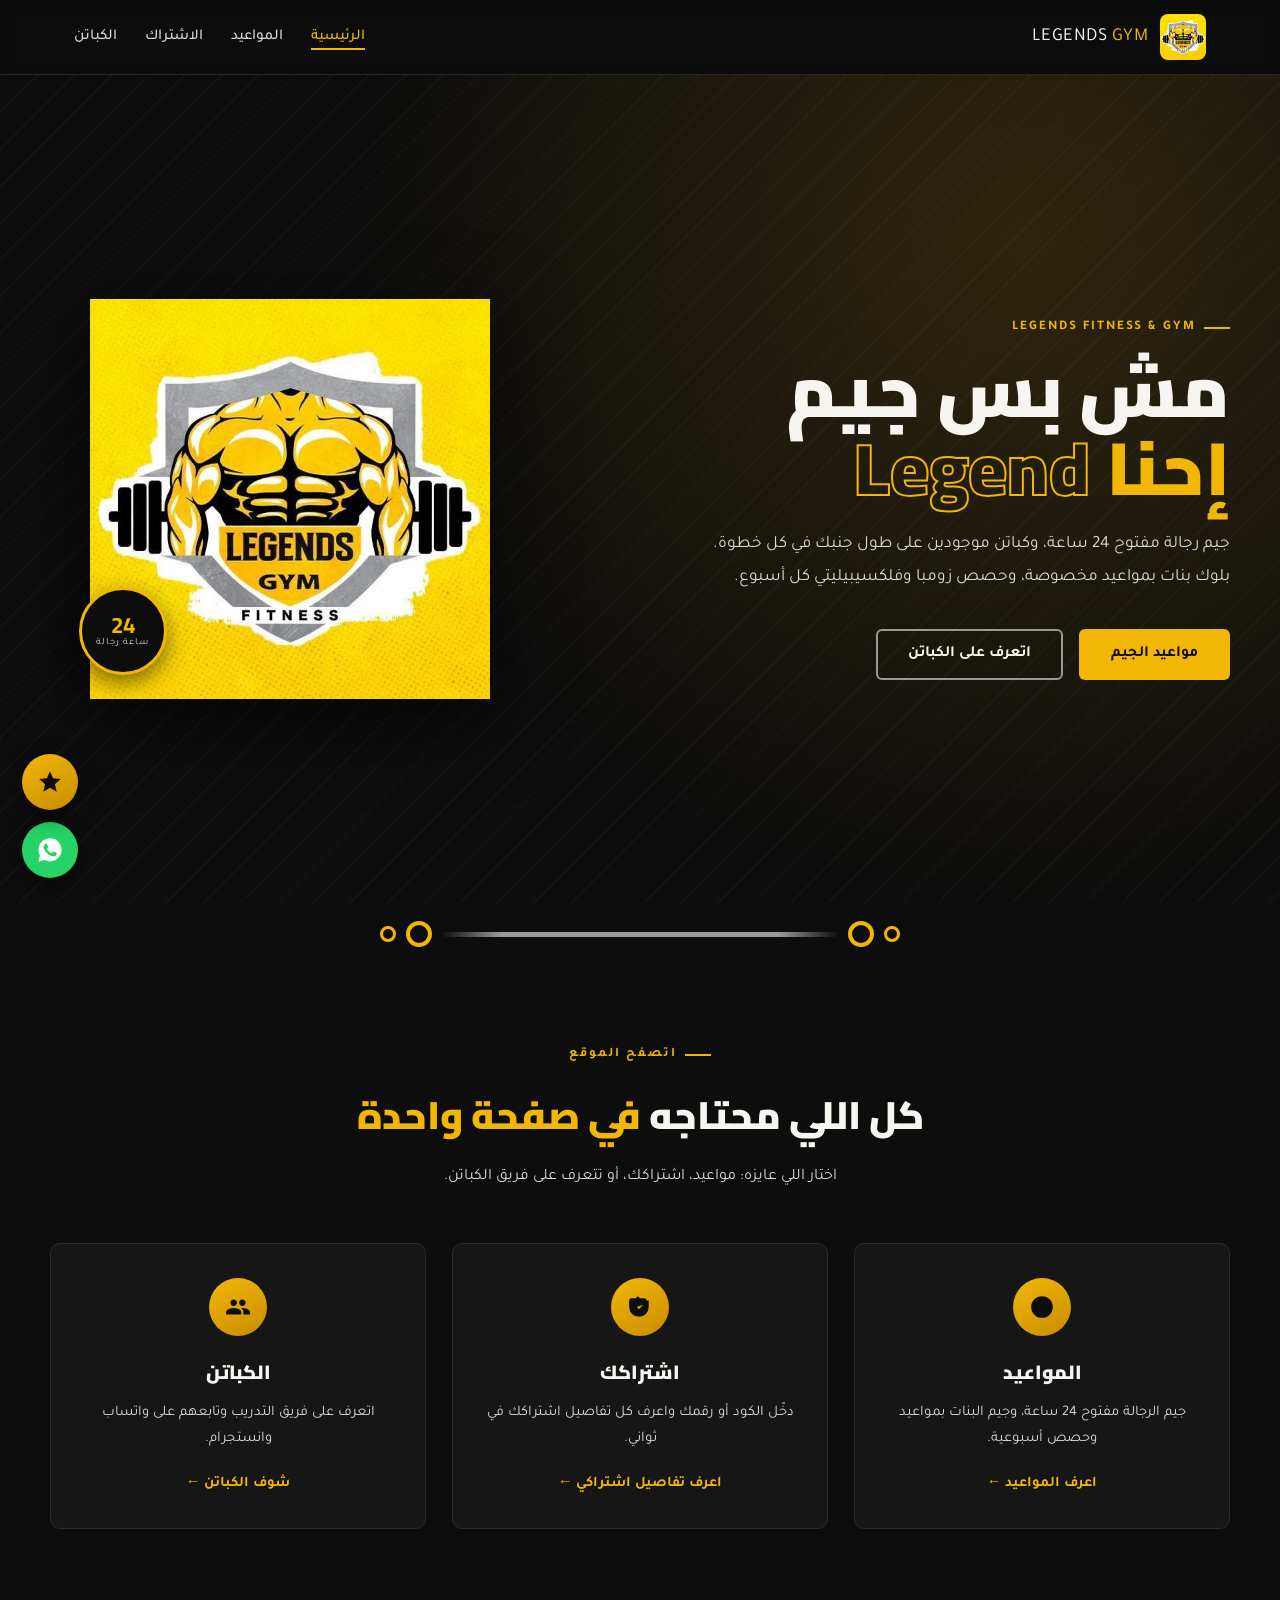
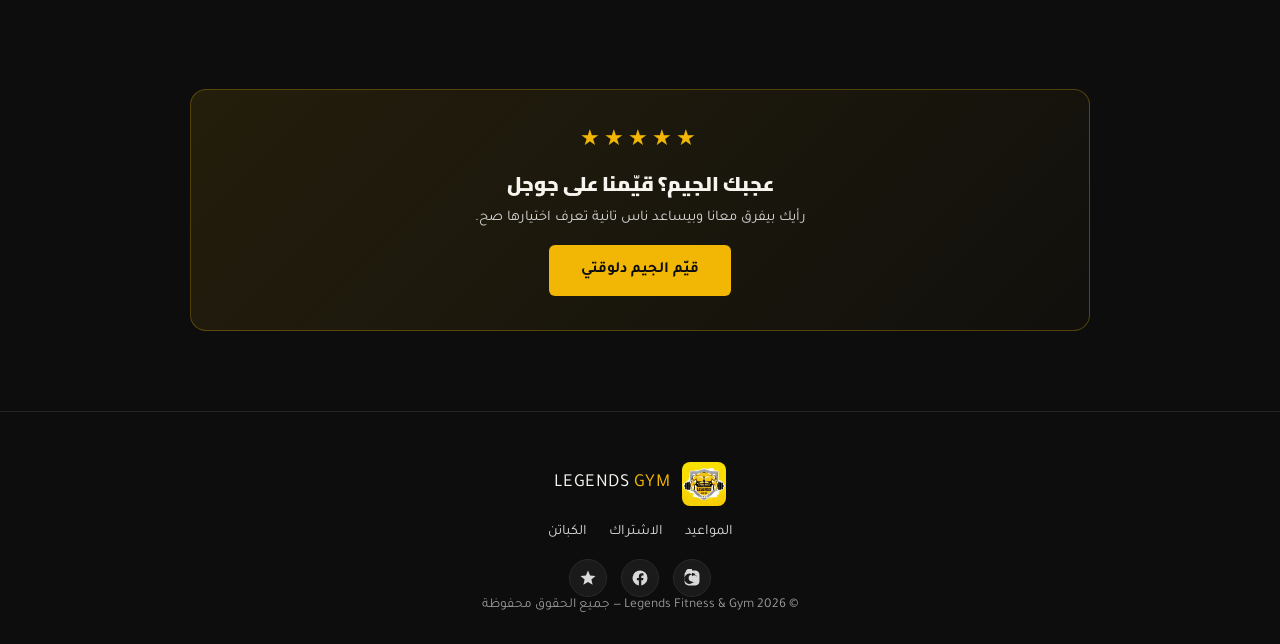
<file: index.html>
<!DOCTYPE html>
<html lang="ar" dir="rtl">
<head>
<meta charset="UTF-8">
<meta name="viewport" content="width=device-width, initial-scale=1.0">
<title>Legends Fitness & Gym</title>
<link rel="preconnect" href="https://fonts.googleapis.com">
<link rel="preconnect" href="https://fonts.gstatic.com" crossorigin>
<link href="https://fonts.googleapis.com/css2?family=Cairo:wght@400;600;800;900&family=Tajawal:wght@300;400;500;700&display=swap" rel="stylesheet">
<link rel="stylesheet" href="styles.css">
<style>
  .hero{position:relative;min-height:92vh;display:flex;align-items:center;background:radial-gradient(circle at 80% 20%, rgba(242,183,5,.14), transparent 55%), var(--black);padding:60px 24px 40px;overflow:hidden;}
  .hero::before{content:"";position:absolute;inset:0;background-image:repeating-linear-gradient(135deg, rgba(255,255,255,.025) 0 2px, transparent 2px 26px);pointer-events:none;}
  .hero-inner{max-width:1180px;margin:0 auto;width:100%;display:grid;grid-template-columns:1.15fr .85fr;gap:50px;align-items:center;position:relative;z-index:2;}
  .hero h1{font-size:clamp(2.6rem, 6vw, 4.6rem);line-height:1.05;color:var(--off-white);}
  .hero h1 .stroke{-webkit-text-stroke:2px var(--gold);color:transparent;}
  .hero h1 .fill{color:var(--gold);}
  .hero p.lead{margin-top:22px;font-size:1.08rem;color:var(--steel-light);max-width:520px;line-height:1.9;}
  .hero-ctas{display:flex;gap:16px;margin-top:34px;flex-wrap:wrap;}
  .hero-logo{position:relative;display:flex;justify-content:center;}
  .hero-logo img{width:100%;max-width:400px;filter:drop-shadow(0 20px 40px rgba(0,0,0,.6));}
  @media(max-width:900px){
    .hero-inner{grid-template-columns:1fr;text-align:center;}
    .eyebrow{margin-inline:auto;}
    .hero p.lead{margin-inline:auto;}
    .hero-ctas{justify-content:center;}
    .hero-logo{order:-1;margin-bottom:10px;}
    .hero-badge-24{left:6%;}
  }
</style>
</head>
<body>

<header>
  <nav>
    <div class="brand">
      <img src="logo.jpg" alt="Legends Fitness & Gym">
      <span>LEGENDS <span class="accent">GYM</span></span>
    </div>
    <button class="nav-toggle" id="navToggle" aria-label="فتح القائمة">☰</button>
    <ul id="navMenu">
      <li><a href="index.html">الرئيسية</a></li>
      <li><a href="hours.html">المواعيد</a></li>
      <li><a href="subscription.html">الاشتراك</a></li>
      <li><a href="trainers.html">الكباتن</a></li>
    </ul>
  </nav>
</header>

<section class="hero">
  <div class="hero-inner">
    <div>
      <div class="eyebrow">LEGENDS FITNESS &amp; GYM</div>
      <h1>مش بس جيم<br><span class="fill">إحنا</span> <span class="stroke">Legend</span></h1>
      <p class="lead">جيم رجالة مفتوح 24 ساعة، وكباتن موجودين على طول جنبك في كل خطوة. بلوك بنات بمواعيد مخصوصة، وحصص زومبا وفلكسيبيليتي كل أسبوع.</p>
      <div class="hero-ctas">
        <a href="hours.html" class="btn btn-gold">مواعيد الجيم</a>
        <a href="trainers.html" class="btn btn-ghost">اتعرف على الكباتن</a>
      </div>
    </div>
    <div class="hero-logo">
      <img src="logo.jpg" alt="Legends Fitness & Gym Logo">
      <div class="hero-badge-24"><strong>24</strong><small>ساعة رجالة</small></div>
    </div>
  </div>
</section>

<div class="barbell"><div class="plate small"></div><div class="plate"></div><div class="bar"></div><div class="plate"></div><div class="plate small"></div></div>

<section>
  <div class="section-inner">
    <div class="section-head">
      <div class="eyebrow">اتصفح الموقع</div>
      <h2>كل اللي محتاجه <span>في صفحة واحدة</span></h2>
      <p>اختار اللي عايزه: مواعيد، اشتراكك، أو تتعرف على فريق الكباتن.</p>
    </div>

    <div class="quick-grid">
      <div class="quick-card">
        <div class="icon"><svg viewBox="0 0 24 24"><path d="M12 2a10 10 0 1 0 10 10A10 10 0 0 0 12 2zm1 10.59V7a1 1 0 0 0-2 0v6a1 1 0 0 0 .29.71l4 4a1 1 0 0 0 1.42-1.42z"/></svg></div>
        <h3>المواعيد</h3>
        <p>جيم الرجالة مفتوح 24 ساعة، وجيم البنات بمواعيد وحصص أسبوعية.</p>
        <a href="hours.html">اعرف المواعيد ←</a>
      </div>
      <div class="quick-card">
        <div class="icon"><svg viewBox="0 0 24 24"><path d="M9 12l2 2 4-4m5-4v6a9 9 0 0 1-9 9 9 9 0 0 1-9-9V6a2 2 0 0 1 2-2h4l2-2 2 2h4a2 2 0 0 1 2 2z"/></svg></div>
        <h3>اشتراكك</h3>
        <p>دخّل الكود أو رقمك واعرف كل تفاصيل اشتراكك في ثواني.</p>
        <a href="subscription.html">اعرف تفاصيل اشتراكي ←</a>
      </div>
      <div class="quick-card">
        <div class="icon"><svg viewBox="0 0 24 24"><path d="M16 11c1.66 0 3-1.34 3-3s-1.34-3-3-3-3 1.34-3 3 1.34 3 3 3zm-8 0c1.66 0 3-1.34 3-3S9.66 5 8 5 5 6.34 5 8s1.34 3 3 3zm0 2c-2.33 0-7 1.17-7 3.5V19h14v-2.5c0-2.33-4.67-3.5-7-3.5zm8 0c-.29 0-.62.02-.97.05 1.16.84 1.97 1.97 1.97 3.45V19h6v-2.5c0-2.33-4.67-3.5-7-3.5z"/></svg></div>
        <h3>الكباتن</h3>
        <p>اتعرف على فريق التدريب وتابعهم على واتساب وانستجرام.</p>
        <a href="trainers.html">شوف الكباتن ←</a>
      </div>
    </div>
  </div>
</section>

<section>
  <div class="section-inner">
    <div class="review-strip">
      <div class="stars">★★★★★</div>
      <h3>عجبك الجيم؟ قيّمنا على جوجل</h3>
      <p>رأيك بيفرق معانا وبيساعد ناس تانية تعرف اختيارها صح.</p>
      <a href="https://maps.app.goo.gl/e8D61CYg8jMHXvRM9" target="_blank" rel="noopener" class="btn btn-gold">قيّم الجيم دلوقتي</a>
    </div>
  </div>
</section>

<footer>
  <div class="brand">
    <img src="logo.jpg" alt="Legends Fitness & Gym" style="width:44px;height:44px;border-radius:8px;">
    <span>LEGENDS <span class="accent" style="color:var(--gold);">GYM</span></span>
  </div>
  <div class="foot-links">
    <a href="hours.html">المواعيد</a>
    <a href="subscription.html">الاشتراك</a>
    <a href="trainers.html">الكباتن</a>
  </div>
  <div class="foot-social">
    <a href="https://www.instagram.com/legends_fitness_gym?igsh=enVrbnNuZXY5YnFm" target="_blank" rel="noopener" aria-label="انستجرام Legends Gym" title="انستجرام"><svg viewBox="0 0 24 24"><path d="M12 2c2.72 0 3.06.01 4.12.06 1.06.05 1.79.22 2.43.47.66.26 1.22.6 1.77 1.15.55.55.9 1.11 1.15 1.77.25.64.42 1.37.47 2.43.05 1.06.06 1.4.06 4.12s-.01 3.06-.06 4.12c-.05 1.06-.22 1.79-.47 2.43a4.9 4.9 0 0 1-1.15 1.77 4.9 4.9 0 0 1-1.77 1.15c-.64.25-1.37.42-2.43.47-1.06.05-1.4.06-4.12.06s-3.06-.01-4.12-.06c-1.06-.05-1.79-.22-2.43-.47a4.9 4.9 0 0 1-1.77-1.15 4.9 4.9 0 0 1-1.15-1.77c-.25-.64-.42-1.37-.47-2.43C2.01 15.06 2 14.72 2 12s.01-3.06.06-4.12c.05-1.06.22-1.79.47-2.43.26-.66.6-1.22 1.15-1.77A4.9 4.9 0 0 1 5.45.53C6.09.28 6.82.11 7.88.06 8.94.01 9.28 0 12 0zm0 5.35A6.65 6.65 0 1 0 12 18.65 6.65 6.65 0 0 0 12 5.35zm0 2.16A4.49 4.49 0 1 1 12 16.5 4.49 4.49 0 0 1 12 7.51zm6.9-2.36a1.55 1.55 0 1 1-3.1 0 1.55 1.55 0 0 1 3.1 0z"/></svg></a>
    <a href="https://www.facebook.com/share/1EmZY1f5Y4/" target="_blank" rel="noopener" aria-label="فيسبوك Legends Gym" title="فيسبوك"><svg viewBox="0 0 24 24"><path d="M22 12a10 10 0 1 0-11.5 9.87v-6.99H7.9V12h2.6V9.8c0-2.57 1.53-4 3.87-4 1.12 0 2.3.2 2.3.2v2.5h-1.3c-1.28 0-1.68.8-1.68 1.62V12h2.86l-.46 2.88h-2.4v6.99A10 10 0 0 0 22 12z"/></svg></a>
    <a href="https://maps.app.goo.gl/e8D61CYg8jMHXvRM9" target="_blank" rel="noopener" aria-label="قيّمنا على جوجل ماب" title="قيّمنا على جوجل"><svg viewBox="0 0 24 24"><path d="M12 17.27L18.18 21l-1.64-7.03L22 9.24l-7.19-.61L12 2 9.19 8.63 2 9.24l5.46 4.73L5.82 21z"/></svg></a>
  </div>
  <p>© 2026 Legends Fitness &amp; Gym — جميع الحقوق محفوظة</p>
</footer>

<script src="script.js"></script>
</body>
</html>
</file>
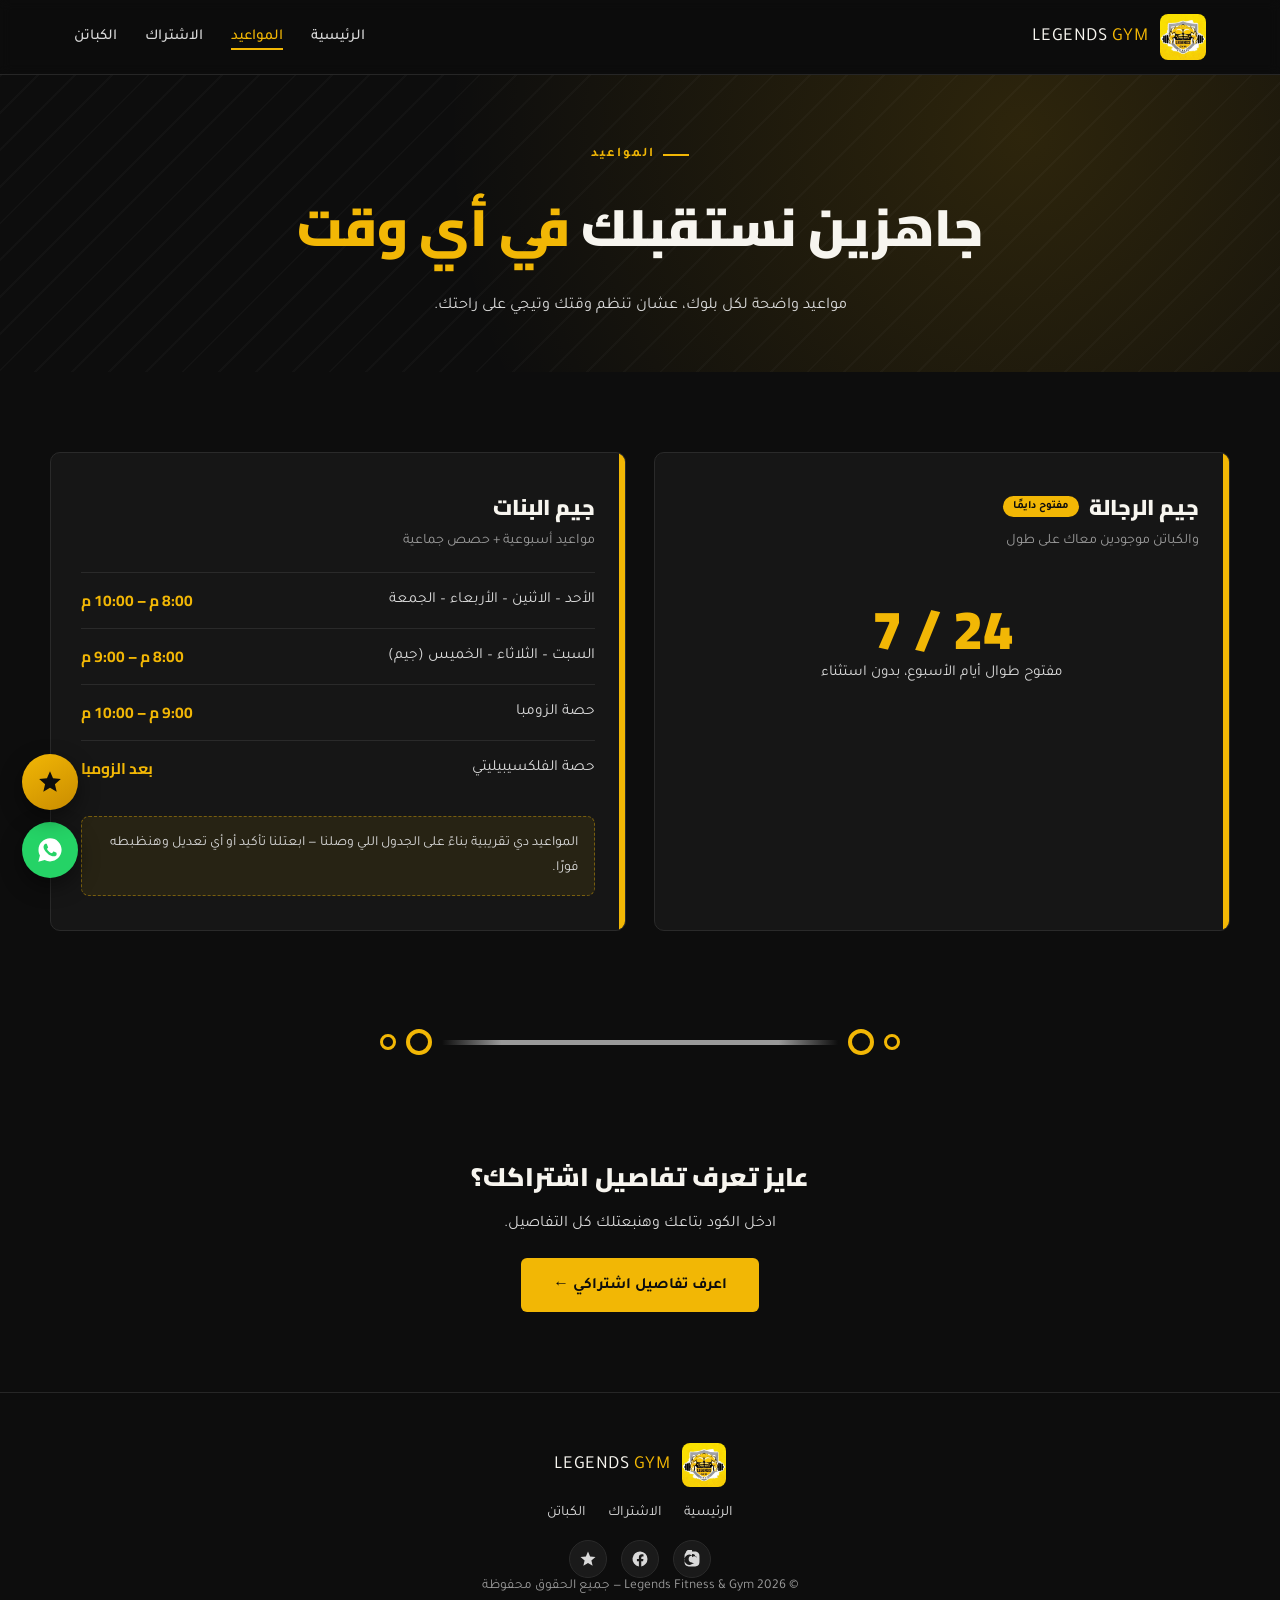
<file: hours.html>
<!DOCTYPE html>
<html lang="ar" dir="rtl">
<head>
<meta charset="UTF-8">
<meta name="viewport" content="width=device-width, initial-scale=1.0">
<title>المواعيد — Legends Fitness & Gym</title>
<link rel="preconnect" href="https://fonts.googleapis.com">
<link rel="preconnect" href="https://fonts.gstatic.com" crossorigin>
<link href="https://fonts.googleapis.com/css2?family=Cairo:wght@400;600;800;900&family=Tajawal:wght@300;400;500;700&display=swap" rel="stylesheet">
<link rel="stylesheet" href="styles.css">
</head>
<body>

<header>
  <nav>
    <div class="brand">
      <img src="logo.jpg" alt="Legends Fitness & Gym">
      <span>LEGENDS <span class="accent">GYM</span></span>
    </div>
    <button class="nav-toggle" id="navToggle" aria-label="فتح القائمة">☰</button>
    <ul id="navMenu">
      <li><a href="index.html">الرئيسية</a></li>
      <li><a href="hours.html">المواعيد</a></li>
      <li><a href="subscription.html">الاشتراك</a></li>
      <li><a href="trainers.html">الكباتن</a></li>
    </ul>
  </nav>
</header>

<div class="page-hero">
  <div class="inner">
    <div class="eyebrow">المواعيد</div>
    <h1>جاهزين نستقبلك <span>في أي وقت</span></h1>
    <p>مواعيد واضحة لكل بلوك، عشان تنظم وقتك وتيجي على راحتك.</p>
  </div>
</div>

<section>
  <div class="section-inner">
    <div class="hours-grid">
      <div class="hours-card">
        <h3>جيم الرجالة <span class="tag">مفتوح دايمًا</span></h3>
        <div class="sub">والكباتن موجودين معاك على طول</div>
        <div class="big-open">
          <div class="num">24 / 7</div>
          <div class="cap">مفتوح طوال أيام الأسبوع، بدون استثناء</div>
        </div>
      </div>

      <div class="hours-card">
        <h3>جيم البنات</h3>
        <div class="sub">مواعيد أسبوعية + حصص جماعية</div>
        <div class="hours-row">
          <span class="day">الأحد – الاثنين – الأربعاء – الجمعة</span>
          <span class="time">8:00 م – 10:00 م</span>
        </div>
        <div class="hours-row">
          <span class="day">السبت – الثلاثاء – الخميس (جيم)</span>
          <span class="time">8:00 م – 9:00 م</span>
        </div>
        <div class="hours-row">
          <span class="day">حصة الزومبا</span>
          <span class="time">9:00 م – 10:00 م</span>
        </div>
        <div class="hours-row">
          <span class="day">حصة الفلكسيبيليتي</span>
          <span class="time">بعد الزومبا</span>
        </div>
        <div class="note">المواعيد دي تقريبية بناءً على الجدول اللي وصلنا — ابعتلنا تأكيد أو أي تعديل وهنظبطه فورًا.</div>
      </div>
    </div>
  </div>
</section>

<div class="barbell"><div class="plate small"></div><div class="plate"></div><div class="bar"></div><div class="plate"></div><div class="plate small"></div></div>

<section>
  <div class="section-inner" style="text-align:center;">
    <h2 style="font-family:'Cairo';font-weight:900;font-size:1.6rem;margin-bottom:14px;">عايز تعرف تفاصيل اشتراكك؟</h2>
    <p style="color:var(--steel-light);margin-bottom:24px;">ادخل الكود بتاعك وهنبعتلك كل التفاصيل.</p>
    <a href="subscription.html" class="btn btn-gold">اعرف تفاصيل اشتراكي ←</a>
  </div>
</section>

<footer>
  <div class="brand">
    <img src="logo.jpg" alt="Legends Fitness & Gym" style="width:44px;height:44px;border-radius:8px;">
    <span>LEGENDS <span class="accent" style="color:var(--gold);">GYM</span></span>
  </div>
  <div class="foot-links">
    <a href="index.html">الرئيسية</a>
    <a href="subscription.html">الاشتراك</a>
    <a href="trainers.html">الكباتن</a>
  </div>
  <div class="foot-social">
    <a href="https://www.instagram.com/legends_fitness_gym?igsh=enVrbnNuZXY5YnFm" target="_blank" rel="noopener" aria-label="انستجرام Legends Gym" title="انستجرام"><svg viewBox="0 0 24 24"><path d="M12 2c2.72 0 3.06.01 4.12.06 1.06.05 1.79.22 2.43.47.66.26 1.22.6 1.77 1.15.55.55.9 1.11 1.15 1.77.25.64.42 1.37.47 2.43.05 1.06.06 1.4.06 4.12s-.01 3.06-.06 4.12c-.05 1.06-.22 1.79-.47 2.43a4.9 4.9 0 0 1-1.15 1.77 4.9 4.9 0 0 1-1.77 1.15c-.64.25-1.37.42-2.43.47-1.06.05-1.4.06-4.12.06s-3.06-.01-4.12-.06c-1.06-.05-1.79-.22-2.43-.47a4.9 4.9 0 0 1-1.77-1.15 4.9 4.9 0 0 1-1.15-1.77c-.25-.64-.42-1.37-.47-2.43C2.01 15.06 2 14.72 2 12s.01-3.06.06-4.12c.05-1.06.22-1.79.47-2.43.26-.66.6-1.22 1.15-1.77A4.9 4.9 0 0 1 5.45.53C6.09.28 6.82.11 7.88.06 8.94.01 9.28 0 12 0zm0 5.35A6.65 6.65 0 1 0 12 18.65 6.65 6.65 0 0 0 12 5.35zm0 2.16A4.49 4.49 0 1 1 12 16.5 4.49 4.49 0 0 1 12 7.51zm6.9-2.36a1.55 1.55 0 1 1-3.1 0 1.55 1.55 0 0 1 3.1 0z"/></svg></a>
    <a href="https://www.facebook.com/share/1EmZY1f5Y4/" target="_blank" rel="noopener" aria-label="فيسبوك Legends Gym" title="فيسبوك"><svg viewBox="0 0 24 24"><path d="M22 12a10 10 0 1 0-11.5 9.87v-6.99H7.9V12h2.6V9.8c0-2.57 1.53-4 3.87-4 1.12 0 2.3.2 2.3.2v2.5h-1.3c-1.28 0-1.68.8-1.68 1.62V12h2.86l-.46 2.88h-2.4v6.99A10 10 0 0 0 22 12z"/></svg></a>
    <a href="https://maps.app.goo.gl/e8D61CYg8jMHXvRM9" target="_blank" rel="noopener" aria-label="قيّمنا على جوجل ماب" title="قيّمنا على جوجل"><svg viewBox="0 0 24 24"><path d="M12 17.27L18.18 21l-1.64-7.03L22 9.24l-7.19-.61L12 2 9.19 8.63 2 9.24l5.46 4.73L5.82 21z"/></svg></a>
  </div>
  <p>© 2026 Legends Fitness &amp; Gym — جميع الحقوق محفوظة</p>
</footer>

<script src="script.js"></script>
</body>
</html>
</file>
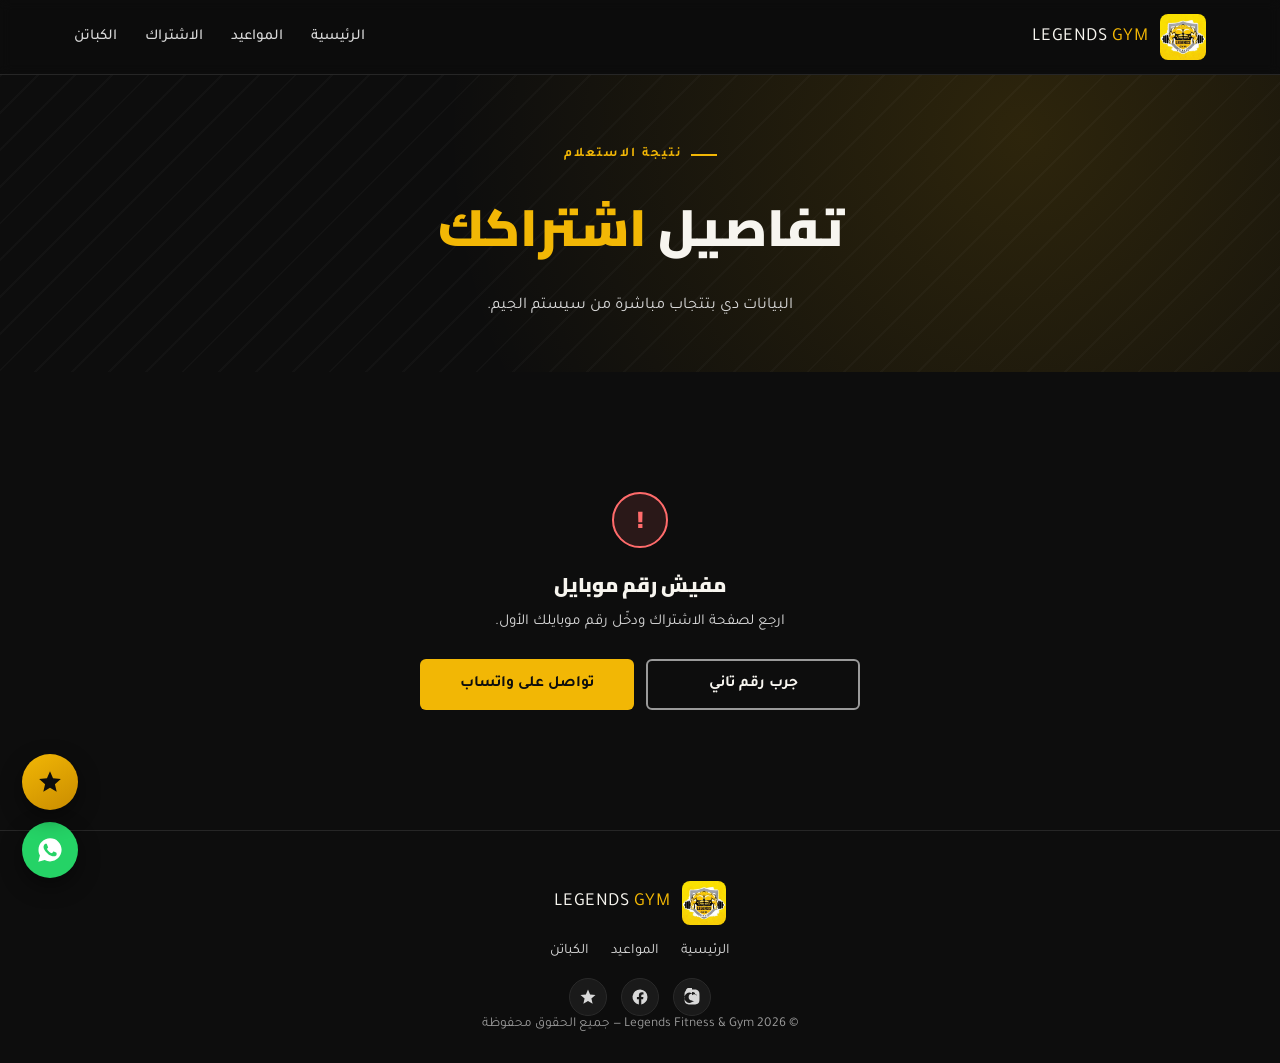
<file: member.html>
<!DOCTYPE html>
<html lang="ar" dir="rtl">
<head>
<meta charset="UTF-8">
<meta name="viewport" content="width=device-width, initial-scale=1.0">
<title>نتيجة الاستعلام — Legends Fitness & Gym</title>
<link rel="preconnect" href="https://fonts.googleapis.com">
<link rel="preconnect" href="https://fonts.gstatic.com" crossorigin>
<link href="https://fonts.googleapis.com/css2?family=Cairo:wght@400;600;800;900&family=Tajawal:wght@300;400;500;700&display=swap" rel="stylesheet">
<link rel="stylesheet" href="styles.css">
</head>
<body>

<header>
  <nav>
    <div class="brand">
      <img src="logo.jpg" alt="Legends Fitness & Gym">
      <span>LEGENDS <span class="accent">GYM</span></span>
    </div>
    <button class="nav-toggle" id="navToggle" aria-label="فتح القائمة">☰</button>
    <ul id="navMenu">
      <li><a href="index.html">الرئيسية</a></li>
      <li><a href="hours.html">المواعيد</a></li>
      <li><a href="subscription.html">الاشتراك</a></li>
      <li><a href="trainers.html">الكباتن</a></li>
    </ul>
  </nav>
</header>

<div class="page-hero">
  <div class="inner">
    <div class="eyebrow">نتيجة الاستعلام</div>
    <h1>تفاصيل <span>اشتراكك</span></h1>
    <p>البيانات دي بتتجاب مباشرة من سيستم الجيم.</p>
  </div>
</div>

<section>
  <div class="section-inner">

    <div class="member-state" id="stateLoading">
      <div class="spinner"></div>
      <p>بنجيب بيانات اشتراكك، لحظات...</p>
    </div>

    <div class="member-state" id="stateError" style="display:none;">
      <div class="state-icon">!</div>
      <h3 id="errorTitle">مفيش عضوية بالرقم ده</h3>
      <p id="errorText">اتأكد إن الرقم اللي دخلته هو نفس رقم الموبايل المسجل بيه اشتراكك.</p>
      <div class="member-actions">
        <a href="subscription.html" class="btn btn-ghost">جرب رقم تاني</a>
        <a id="whatsappHelp" href="#" target="_blank" rel="noopener" class="btn btn-gold">تواصل على واتساب</a>
      </div>
    </div>

    <div class="member-card" id="stateResult" style="display:none;">
      <div class="member-avatar" id="memberAvatar">?</div>
      <h2 id="memberName">—</h2>
      <div class="member-sub">عضو في Legends Fitness &amp; Gym</div>

      <div class="member-stats">
        <div class="stat">
          <div class="stat-num" id="memberDays">—</div>
          <div class="stat-label">يوم متبقي</div>
        </div>
        <div class="stat" id="weightStat" style="display:none;">
          <div class="stat-num" id="memberWeight">—</div>
          <div class="stat-label">الوزن (كجم)</div>
        </div>
        <div class="stat" id="packageStat" style="display:none;">
          <div class="stat-num" id="memberPackage">—</div>
          <div class="stat-label">نوع الاشتراك</div>
        </div>
        <div class="stat" id="sessionsStat" style="display:none;">
          <div class="stat-num" id="memberSessions">—</div>
          <div class="stat-label">حصص متبقية</div>
        </div>
      </div>

      <div class="member-note" id="memberNote" style="display:none;"></div>

      <div class="member-actions">
        <a href="subscription.html" class="btn btn-ghost">استعلام تاني</a>
        <a id="whatsappRenew" href="#" target="_blank" rel="noopener" class="btn btn-gold">تجديد / تواصل معانا</a>
      </div>
    </div>

  </div>
</section>

<footer>
  <div class="brand">
    <img src="logo.jpg" alt="Legends Fitness & Gym" style="width:44px;height:44px;border-radius:8px;">
    <span>LEGENDS <span class="accent" style="color:var(--gold);">GYM</span></span>
  </div>
  <div class="foot-links">
    <a href="index.html">الرئيسية</a>
    <a href="hours.html">المواعيد</a>
    <a href="trainers.html">الكباتن</a>
  </div>
  <div class="foot-social">
    <a href="https://www.instagram.com/legends_fitness_gym?igsh=enVrbnNuZXY5YnFm" target="_blank" rel="noopener" aria-label="انستجرام Legends Gym" title="انستجرام"><svg viewBox="0 0 24 24"><path d="M12 2c2.72 0 3.06.01 4.12.06 1.06.05 1.79.22 2.43.47.66.26 1.22.6 1.77 1.15.55.55.9 1.11 1.15 1.77.25.64.42 1.37.47 2.43.05 1.06.06 1.4.06 4.12s-.01 3.06-.06 4.12c-.05 1.06-.22 1.79-.47 2.43a4.9 4.9 0 0 1-1.15 1.77 4.9 4.9 0 0 1-1.77 1.15c-.64.25-1.37.42-2.43.47-1.06.05-1.4.06-4.12.06s-3.06-.01-4.12-.06c-1.06-.05-1.79-.22-2.43-.47a4.9 4.9 0 0 1-1.77-1.15 4.9 4.9 0 0 1-1.15-1.77c-.25-.64-.42-1.37-.47-2.43C2.01 15.06 2 14.72 2 12s.01-3.06.06-4.12c.05-1.06.22-1.79.47-2.43.26-.66.6-1.22 1.15-1.77A4.9 4.9 0 0 1 5.45.53C6.09.28 6.82.11 7.88.06 8.94.01 9.28 0 12 0zm0 5.35A6.65 6.65 0 1 0 12 18.65 6.65 6.65 0 0 0 12 5.35zm0 2.16A4.49 4.49 0 1 1 12 16.5 4.49 4.49 0 0 1 12 7.51zm6.9-2.36a1.55 1.55 0 1 1-3.1 0 1.55 1.55 0 0 1 3.1 0z"/></svg></a>
    <a href="https://www.facebook.com/share/1EmZY1f5Y4/" target="_blank" rel="noopener" aria-label="فيسبوك Legends Gym" title="فيسبوك"><svg viewBox="0 0 24 24"><path d="M22 12a10 10 0 1 0-11.5 9.87v-6.99H7.9V12h2.6V9.8c0-2.57 1.53-4 3.87-4 1.12 0 2.3.2 2.3.2v2.5h-1.3c-1.28 0-1.68.8-1.68 1.62V12h2.86l-.46 2.88h-2.4v6.99A10 10 0 0 0 22 12z"/></svg></a>
    <a href="https://maps.app.goo.gl/e8D61CYg8jMHXvRM9" target="_blank" rel="noopener" aria-label="قيّمنا على جوجل ماب" title="قيّمنا على جوجل"><svg viewBox="0 0 24 24"><path d="M12 17.27L18.18 21l-1.64-7.03L22 9.24l-7.19-.61L12 2 9.19 8.63 2 9.24l5.46 4.73L5.82 21z"/></svg></a>
  </div>
  <p>© 2026 Legends Fitness &amp; Gym — جميع الحقوق محفوظة</p>
</footer>

<script src="script.js"></script>
<script src="member.js"></script>
</body>
</html>
</file>
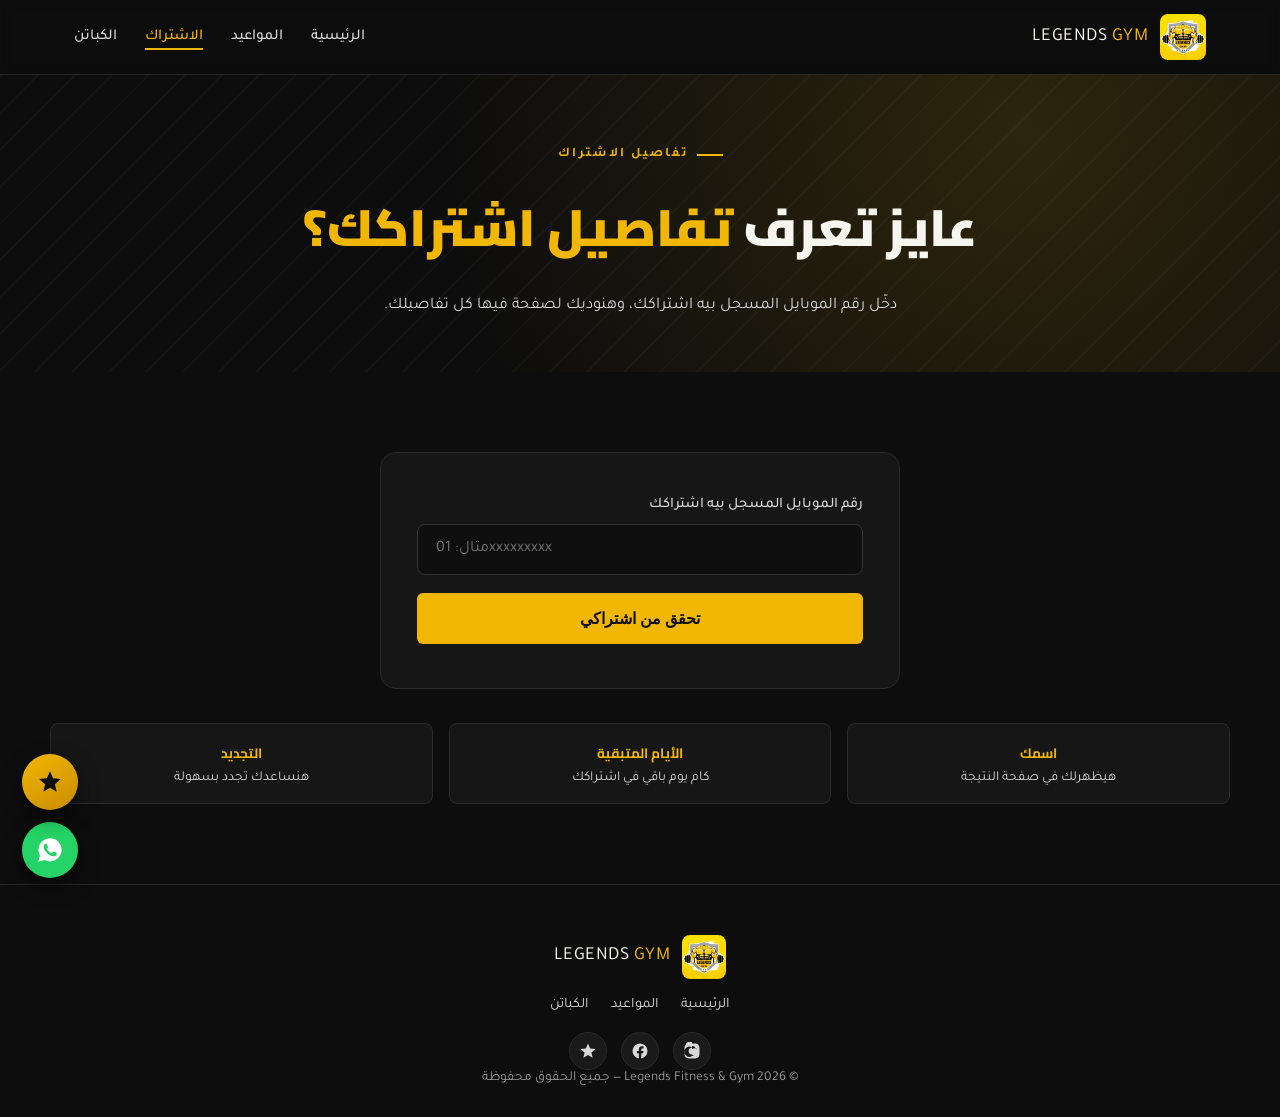
<file: subscription.html>
<!DOCTYPE html>
<html lang="ar" dir="rtl">
<head>
<meta charset="UTF-8">
<meta name="viewport" content="width=device-width, initial-scale=1.0">
<title>الاشتراك — Legends Fitness & Gym</title>
<link rel="preconnect" href="https://fonts.googleapis.com">
<link rel="preconnect" href="https://fonts.gstatic.com" crossorigin>
<link href="https://fonts.googleapis.com/css2?family=Cairo:wght@400;600;800;900&family=Tajawal:wght@300;400;500;700&display=swap" rel="stylesheet">
<link rel="stylesheet" href="styles.css">
</head>
<body>

<header>
  <nav>
    <div class="brand">
      <img src="logo.jpg" alt="Legends Fitness & Gym">
      <span>LEGENDS <span class="accent">GYM</span></span>
    </div>
    <button class="nav-toggle" id="navToggle" aria-label="فتح القائمة">☰</button>
    <ul id="navMenu">
      <li><a href="index.html">الرئيسية</a></li>
      <li><a href="hours.html">المواعيد</a></li>
      <li><a href="subscription.html">الاشتراك</a></li>
      <li><a href="trainers.html">الكباتن</a></li>
    </ul>
  </nav>
</header>

<div class="page-hero">
  <div class="inner">
    <div class="eyebrow">تفاصيل الاشتراك</div>
    <h1>عايز تعرف <span>تفاصيل اشتراكك؟</span></h1>
    <p>دخّل رقم الموبايل المسجل بيه اشتراكك، وهنوديك لصفحة فيها كل تفاصيلك.</p>
  </div>
</div>

<section>
  <div class="section-inner">
    <form class="id-card" id="idForm">
      <label for="memberId">رقم الموبايل المسجل بيه اشتراكك</label>
      <input type="tel" id="memberId" placeholder="مثال: 01xxxxxxxxx" required>
      <button type="submit" class="btn btn-gold">تحقق من اشتراكي</button>
      <div class="id-error" id="idError">من فضلك دخّل رقم الموبايل صح.</div>
    </form>

    <div class="helper-list">
      <div><strong>اسمك</strong>هيظهرلك في صفحة النتيجة</div>
      <div><strong>الأيام المتبقية</strong>كام يوم باقي في اشتراكك</div>
      <div><strong>التجديد</strong>هنساعدك تجدد بسهولة</div>
    </div>
  </div>
</section>

<footer>
  <div class="brand">
    <img src="logo.jpg" alt="Legends Fitness & Gym" style="width:44px;height:44px;border-radius:8px;">
    <span>LEGENDS <span class="accent" style="color:var(--gold);">GYM</span></span>
  </div>
  <div class="foot-links">
    <a href="index.html">الرئيسية</a>
    <a href="hours.html">المواعيد</a>
    <a href="trainers.html">الكباتن</a>
  </div>
  <div class="foot-social">
    <a href="https://www.instagram.com/legends_fitness_gym?igsh=enVrbnNuZXY5YnFm" target="_blank" rel="noopener" aria-label="انستجرام Legends Gym" title="انستجرام"><svg viewBox="0 0 24 24"><path d="M12 2c2.72 0 3.06.01 4.12.06 1.06.05 1.79.22 2.43.47.66.26 1.22.6 1.77 1.15.55.55.9 1.11 1.15 1.77.25.64.42 1.37.47 2.43.05 1.06.06 1.4.06 4.12s-.01 3.06-.06 4.12c-.05 1.06-.22 1.79-.47 2.43a4.9 4.9 0 0 1-1.15 1.77 4.9 4.9 0 0 1-1.77 1.15c-.64.25-1.37.42-2.43.47-1.06.05-1.4.06-4.12.06s-3.06-.01-4.12-.06c-1.06-.05-1.79-.22-2.43-.47a4.9 4.9 0 0 1-1.77-1.15 4.9 4.9 0 0 1-1.15-1.77c-.25-.64-.42-1.37-.47-2.43C2.01 15.06 2 14.72 2 12s.01-3.06.06-4.12c.05-1.06.22-1.79.47-2.43.26-.66.6-1.22 1.15-1.77A4.9 4.9 0 0 1 5.45.53C6.09.28 6.82.11 7.88.06 8.94.01 9.28 0 12 0zm0 5.35A6.65 6.65 0 1 0 12 18.65 6.65 6.65 0 0 0 12 5.35zm0 2.16A4.49 4.49 0 1 1 12 16.5 4.49 4.49 0 0 1 12 7.51zm6.9-2.36a1.55 1.55 0 1 1-3.1 0 1.55 1.55 0 0 1 3.1 0z"/></svg></a>
    <a href="https://www.facebook.com/share/1EmZY1f5Y4/" target="_blank" rel="noopener" aria-label="فيسبوك Legends Gym" title="فيسبوك"><svg viewBox="0 0 24 24"><path d="M22 12a10 10 0 1 0-11.5 9.87v-6.99H7.9V12h2.6V9.8c0-2.57 1.53-4 3.87-4 1.12 0 2.3.2 2.3.2v2.5h-1.3c-1.28 0-1.68.8-1.68 1.62V12h2.86l-.46 2.88h-2.4v6.99A10 10 0 0 0 22 12z"/></svg></a>
    <a href="https://maps.app.goo.gl/e8D61CYg8jMHXvRM9" target="_blank" rel="noopener" aria-label="قيّمنا على جوجل ماب" title="قيّمنا على جوجل"><svg viewBox="0 0 24 24"><path d="M12 17.27L18.18 21l-1.64-7.03L22 9.24l-7.19-.61L12 2 9.19 8.63 2 9.24l5.46 4.73L5.82 21z"/></svg></a>
  </div>
  <p>© 2026 Legends Fitness &amp; Gym — جميع الحقوق محفوظة</p>
</footer>

<script src="script.js"></script>
</body>
</html>
</file>
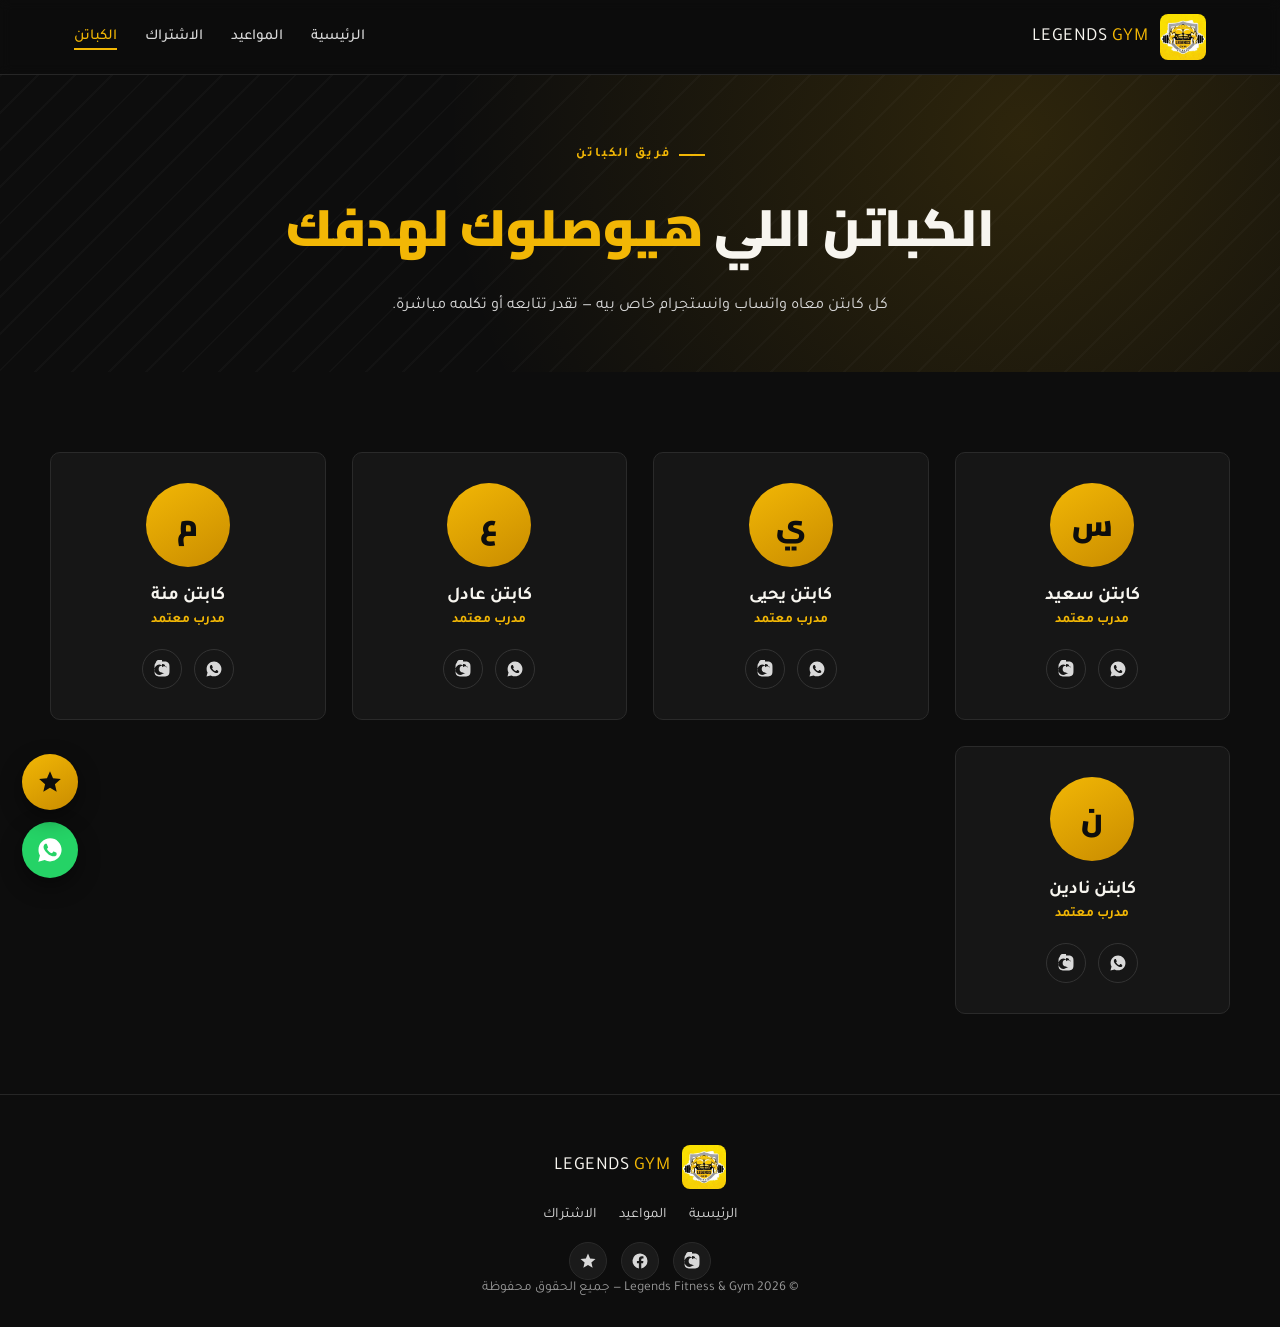
<file: trainers.html>
<!DOCTYPE html>
<html lang="ar" dir="rtl">
<head>
<meta charset="UTF-8">
<meta name="viewport" content="width=device-width, initial-scale=1.0">
<title>الكباتن — Legends Fitness & Gym</title>
<link rel="preconnect" href="https://fonts.googleapis.com">
<link rel="preconnect" href="https://fonts.gstatic.com" crossorigin>
<link href="https://fonts.googleapis.com/css2?family=Cairo:wght@400;600;800;900&family=Tajawal:wght@300;400;500;700&display=swap" rel="stylesheet">
<link rel="stylesheet" href="styles.css">
</head>
<body>

<header>
  <nav>
    <div class="brand">
      <img src="logo.jpg" alt="Legends Fitness & Gym">
      <span>LEGENDS <span class="accent">GYM</span></span>
    </div>
    <button class="nav-toggle" id="navToggle" aria-label="فتح القائمة">☰</button>
    <ul id="navMenu">
      <li><a href="index.html">الرئيسية</a></li>
      <li><a href="hours.html">المواعيد</a></li>
      <li><a href="subscription.html">الاشتراك</a></li>
      <li><a href="trainers.html">الكباتن</a></li>
    </ul>
  </nav>
</header>

<div class="page-hero">
  <div class="inner">
    <div class="eyebrow">فريق الكباتن</div>
    <h1>الكباتن اللي <span>هيوصلوك لهدفك</span></h1>
    <p>كل كابتن معاه واتساب وانستجرام خاص بيه — تقدر تتابعه أو تكلمه مباشرة.</p>
  </div>
</div>

<section>
  <div class="section-inner">
    <div class="trainers-grid" id="trainersGrid"></div>
  </div>
</section>

<footer>
  <div class="brand">
    <img src="logo.jpg" alt="Legends Fitness & Gym" style="width:44px;height:44px;border-radius:8px;">
    <span>LEGENDS <span class="accent" style="color:var(--gold);">GYM</span></span>
  </div>
  <div class="foot-links">
    <a href="index.html">الرئيسية</a>
    <a href="hours.html">المواعيد</a>
    <a href="subscription.html">الاشتراك</a>
  </div>
  <div class="foot-social">
    <a href="https://www.instagram.com/legends_fitness_gym?igsh=enVrbnNuZXY5YnFm" target="_blank" rel="noopener" aria-label="انستجرام Legends Gym" title="انستجرام"><svg viewBox="0 0 24 24"><path d="M12 2c2.72 0 3.06.01 4.12.06 1.06.05 1.79.22 2.43.47.66.26 1.22.6 1.77 1.15.55.55.9 1.11 1.15 1.77.25.64.42 1.37.47 2.43.05 1.06.06 1.4.06 4.12s-.01 3.06-.06 4.12c-.05 1.06-.22 1.79-.47 2.43a4.9 4.9 0 0 1-1.15 1.77 4.9 4.9 0 0 1-1.77 1.15c-.64.25-1.37.42-2.43.47-1.06.05-1.4.06-4.12.06s-3.06-.01-4.12-.06c-1.06-.05-1.79-.22-2.43-.47a4.9 4.9 0 0 1-1.77-1.15 4.9 4.9 0 0 1-1.15-1.77c-.25-.64-.42-1.37-.47-2.43C2.01 15.06 2 14.72 2 12s.01-3.06.06-4.12c.05-1.06.22-1.79.47-2.43.26-.66.6-1.22 1.15-1.77A4.9 4.9 0 0 1 5.45.53C6.09.28 6.82.11 7.88.06 8.94.01 9.28 0 12 0zm0 5.35A6.65 6.65 0 1 0 12 18.65 6.65 6.65 0 0 0 12 5.35zm0 2.16A4.49 4.49 0 1 1 12 16.5 4.49 4.49 0 0 1 12 7.51zm6.9-2.36a1.55 1.55 0 1 1-3.1 0 1.55 1.55 0 0 1 3.1 0z"/></svg></a>
    <a href="https://www.facebook.com/share/1EmZY1f5Y4/" target="_blank" rel="noopener" aria-label="فيسبوك Legends Gym" title="فيسبوك"><svg viewBox="0 0 24 24"><path d="M22 12a10 10 0 1 0-11.5 9.87v-6.99H7.9V12h2.6V9.8c0-2.57 1.53-4 3.87-4 1.12 0 2.3.2 2.3.2v2.5h-1.3c-1.28 0-1.68.8-1.68 1.62V12h2.86l-.46 2.88h-2.4v6.99A10 10 0 0 0 22 12z"/></svg></a>
    <a href="https://maps.app.goo.gl/e8D61CYg8jMHXvRM9" target="_blank" rel="noopener" aria-label="قيّمنا على جوجل ماب" title="قيّمنا على جوجل"><svg viewBox="0 0 24 24"><path d="M12 17.27L18.18 21l-1.64-7.03L22 9.24l-7.19-.61L12 2 9.19 8.63 2 9.24l5.46 4.73L5.82 21z"/></svg></a>
  </div>
  <p>© 2026 Legends Fitness &amp; Gym — جميع الحقوق محفوظة</p>
</footer>

<script src="script.js"></script>
</body>
</html>
</file>
<file: styles.css>
:root{
  --gold:#F2B705;
  --gold-deep:#C98C00;
  --black:#0D0D0D;
  --charcoal:#161616;
  --steel:#9A9A9A;
  --steel-light:#D9D9D9;
  --off-white:#F7F5EF;
  --radius:10px;
}
*{margin:0;padding:0;box-sizing:border-box;}
html{scroll-behavior:smooth;}
body{
  background:var(--black);
  color:var(--off-white);
  font-family:'Tajawal',sans-serif;
  overflow-x:hidden;
}
h1,h2,h3,.display{font-family:'Cairo',sans-serif;font-weight:900;}
a{text-decoration:none;color:inherit;}
img{max-width:100%;display:block;}

/* ===== Barbell divider — signature element ===== */
.barbell{display:flex;align-items:center;justify-content:center;gap:10px;width:100%;max-width:520px;margin:0 auto;padding:18px 0;}
.barbell .plate{width:26px;height:26px;border-radius:50%;border:4px solid var(--gold);flex-shrink:0;transition:transform .4s ease;}
.barbell .plate.small{width:16px;height:16px;border-width:3px;}
.barbell .bar{height:5px;flex:1;background:linear-gradient(90deg, transparent, var(--steel) 15%, var(--steel) 85%, transparent);}
.barbell:hover .plate{transform:rotate(180deg);}

/* ===== Nav ===== */
header{position:sticky;top:0;z-index:50;background:rgba(13,13,13,.92);backdrop-filter:blur(6px);border-bottom:1px solid #262626;}
nav{max-width:1180px;margin:0 auto;display:flex;align-items:center;justify-content:space-between;padding:14px 24px;}
.brand{display:flex;align-items:center;gap:12px;}
.brand img{width:46px;height:46px;border-radius:8px;}
.brand span{font-size:1.15rem;letter-spacing:.5px;}
.brand .accent{color:var(--gold);}
nav ul{display:flex;gap:28px;list-style:none;}
nav ul a{font-size:.95rem;font-weight:500;color:var(--steel-light);transition:color .25s;padding-bottom:4px;border-bottom:2px solid transparent;}
nav ul a:hover{color:var(--gold);}
nav ul a.active{color:var(--gold);border-color:var(--gold);}
.nav-toggle{display:none;background:none;border:0;color:var(--gold);font-size:1.6rem;cursor:pointer;}

@media(max-width:760px){
  nav ul{position:fixed;inset:64px 0 auto 0;background:var(--black);flex-direction:column;padding:18px 24px;gap:16px;transform:translateY(-140%);transition:transform .35s ease;border-bottom:1px solid #262626;}
  nav ul.open{transform:translateY(0);}
  .nav-toggle{display:block;}
}

/* ===== Page hero (sub-pages) ===== */
.page-hero{
  position:relative;padding:70px 24px 50px;text-align:center;
  background:radial-gradient(circle at 80% 20%, rgba(242,183,5,.14), transparent 55%), var(--black);
  overflow:hidden;
}
.page-hero::before{content:"";position:absolute;inset:0;background-image:repeating-linear-gradient(135deg, rgba(255,255,255,.025) 0 2px, transparent 2px 26px);pointer-events:none;}
.page-hero .inner{position:relative;z-index:2;max-width:760px;margin:0 auto;}
.eyebrow{display:inline-flex;align-items:center;gap:8px;color:var(--gold);font-weight:700;font-size:.82rem;letter-spacing:2px;margin-bottom:16px;justify-content:center;}
.eyebrow::before{content:"";width:26px;height:2px;background:var(--gold);}
.page-hero h1{font-size:clamp(2.1rem,5vw,3.2rem);color:var(--off-white);}
.page-hero h1 span{color:var(--gold);}
.page-hero p{margin-top:16px;color:var(--steel-light);line-height:1.9;font-size:1.02rem;}

/* ===== Section shared ===== */
section{padding:80px 24px;}
.section-inner{max-width:1180px;margin:0 auto;}
.section-head{text-align:center;margin-bottom:50px;}
.section-head h2{font-size:clamp(1.7rem,4vw,2.4rem);color:var(--off-white);}
.section-head h2 span{color:var(--gold);}
.section-head p{color:var(--steel-light);max-width:560px;margin:12px auto 0;line-height:1.85;}

.btn{display:inline-flex;align-items:center;gap:8px;padding:14px 30px;border-radius:6px;font-weight:700;font-size:.98rem;transition:transform .25s, box-shadow .25s, background .25s;cursor:pointer;border:2px solid transparent;}
.btn-gold{background:var(--gold);color:var(--black);}
.btn-gold:hover{transform:translateY(-3px);box-shadow:0 10px 24px rgba(242,183,5,.28);}
.btn-ghost{border-color:var(--steel);color:var(--off-white);}
.btn-ghost:hover{border-color:var(--gold);color:var(--gold);}

/* ===== Home: quick link cards ===== */
.quick-grid{display:grid;grid-template-columns:repeat(3,1fr);gap:26px;}
@media(max-width:820px){.quick-grid{grid-template-columns:1fr;}}
.quick-card{
  background:var(--charcoal);border:1px solid #2a2a2a;border-radius:var(--radius);
  padding:34px 28px;text-align:center;transition:transform .3s, border-color .3s;
}
.quick-card:hover{transform:translateY(-6px);border-color:var(--gold);}
.quick-card .icon{
  width:58px;height:58px;border-radius:50%;margin:0 auto 18px;
  background:linear-gradient(150deg, var(--gold), var(--gold-deep));
  display:flex;align-items:center;justify-content:center;
}
.quick-card .icon svg{width:26px;height:26px;fill:var(--black);}
.quick-card h3{font-size:1.2rem;color:var(--off-white);margin-bottom:10px;}
.quick-card p{color:var(--steel-light);font-size:.92rem;line-height:1.8;margin-bottom:20px;}
.quick-card a{color:var(--gold);font-weight:700;font-size:.92rem;}
.quick-card a:hover{text-decoration:underline;}

.hero-badge-24{
  position:absolute;bottom:6%;left:6%;
  background:var(--black);border:3px solid var(--gold);border-radius:50%;
  width:88px;height:88px;display:flex;flex-direction:column;align-items:center;justify-content:center;text-align:center;
  box-shadow:0 8px 22px rgba(0,0,0,.5);
}
.hero-badge-24 strong{font-family:'Cairo';font-size:1.4rem;color:var(--gold);line-height:1;}
.hero-badge-24 small{font-size:.6rem;color:var(--steel-light);letter-spacing:1px;}

/* ===== Hours page ===== */
.hours-grid{display:grid;grid-template-columns:1fr 1fr;gap:28px;}
@media(max-width:820px){.hours-grid{grid-template-columns:1fr;}}
.hours-card{background:var(--charcoal);border:1px solid #2a2a2a;border-radius:var(--radius);padding:34px 30px;position:relative;overflow:hidden;}
.hours-card::after{content:"";position:absolute;top:0;right:0;width:6px;height:100%;background:var(--gold);}
.hours-card h3{font-size:1.35rem;color:var(--off-white);display:flex;align-items:center;gap:10px;margin-bottom:6px;}
.hours-card h3 .tag{font-size:.7rem;background:var(--gold);color:var(--black);padding:4px 10px;border-radius:20px;font-family:'Tajawal';font-weight:700;}
.hours-card .sub{color:var(--steel);font-size:.9rem;margin-bottom:22px;}
.hours-row{display:flex;justify-content:space-between;align-items:center;padding:13px 0;border-top:1px solid #2a2a2a;font-size:.97rem;}
.hours-row:first-of-type{border-top:none;}
.hours-row .day{color:var(--steel-light);}
.hours-row .time{color:var(--gold);font-weight:700;font-family:'Cairo';}
.big-open{text-align:center;padding:30px 10px;}
.big-open .num{font-family:'Cairo';font-weight:900;font-size:3.4rem;color:var(--gold);line-height:1;}
.big-open .cap{color:var(--steel-light);margin-top:8px;font-size:.95rem;}
.note{margin-top:20px;background:rgba(242,183,5,.08);border:1px dashed rgba(242,183,5,.4);border-radius:8px;padding:14px 16px;font-size:.87rem;color:var(--steel-light);line-height:1.8;}

/* ===== Subscription / ID check page ===== */
.id-card{
  max-width:520px;margin:0 auto;background:var(--charcoal);border:1px solid #2a2a2a;
  border-radius:16px;padding:44px 36px;
}
.id-card label{display:block;font-size:.92rem;color:var(--steel-light);margin-bottom:10px;font-weight:500;}
.id-card input{
  width:100%;padding:15px 18px;border-radius:8px;border:1px solid #333;
  background:#0f0f0f;color:var(--off-white);font-size:1rem;font-family:'Tajawal';
  outline:none;transition:border-color .25s;
}
.id-card input:focus{border-color:var(--gold);}
.id-card .btn{width:100%;justify-content:center;margin-top:18px;}
.id-error{
  display:none;margin-top:12px;color:#ff6b6b;font-size:.85rem;text-align:center;
}
.id-error.show{display:block;}

/* ===== Member result page ===== */
.member-state{max-width:480px;margin:0 auto;text-align:center;padding:40px 20px;}
.spinner{
  width:44px;height:44px;margin:0 auto 22px;border-radius:50%;
  border:4px solid #2a2a2a;border-top-color:var(--gold);
  animation:spin 0.9s linear infinite;
}
@keyframes spin{to{transform:rotate(360deg);}}
.member-state p{color:var(--steel-light);font-size:.95rem;}
.state-icon{
  width:56px;height:56px;margin:0 auto 18px;border-radius:50%;
  background:rgba(255,107,107,.12);border:2px solid #ff6b6b;color:#ff6b6b;
  display:flex;align-items:center;justify-content:center;font-family:'Cairo';font-weight:900;font-size:1.5rem;
}
.member-state h3{font-size:1.25rem;color:var(--off-white);margin-bottom:10px;}

.member-card{
  max-width:480px;margin:0 auto;background:var(--charcoal);border:1px solid #2a2a2a;
  border-radius:16px;padding:40px 32px;text-align:center;
}
.member-avatar{
  width:76px;height:76px;border-radius:50%;margin:0 auto 16px;
  background:linear-gradient(150deg, var(--gold), var(--gold-deep));
  display:flex;align-items:center;justify-content:center;
  font-family:'Cairo';font-weight:900;font-size:1.8rem;color:var(--black);
}
.member-card h2{font-size:1.4rem;color:var(--off-white);}
.member-sub{color:var(--steel);font-size:.88rem;margin-top:4px;}
.member-stats{display:flex;justify-content:center;gap:14px;margin-top:28px;flex-wrap:wrap;}
.member-stats .stat{
  background:#0f0f0f;border:1px solid #2a2a2a;border-radius:10px;
  padding:18px 26px;min-width:110px;
}
.stat-num{font-family:'Cairo';font-weight:900;font-size:1.8rem;color:var(--gold);}
.stat-label{color:var(--steel-light);font-size:.82rem;margin-top:4px;}
.member-note{
  margin-top:22px;background:rgba(242,183,5,.08);border:1px dashed rgba(242,183,5,.4);
  border-radius:8px;padding:14px 16px;font-size:.87rem;color:var(--steel-light);line-height:1.8;
}
.member-actions{display:flex;gap:12px;justify-content:center;margin-top:28px;flex-wrap:wrap;}
.member-actions .btn{flex:1;min-width:160px;justify-content:center;}

/* ===== Floating buttons ===== */
.floating-btn{
  position:fixed;left:22px;z-index:999;width:56px;height:56px;border-radius:50%;
  display:flex;align-items:center;justify-content:center;box-shadow:0 8px 22px rgba(0,0,0,.45);
  transition:transform .2s ease;
}
.floating-btn:hover{transform:scale(1.08);}
.floating-btn svg{width:28px;height:28px;fill:#fff;}
.floating-whatsapp{bottom:22px;background:#25D366;animation:wa-pulse 2.4s infinite;}
.floating-review{bottom:90px;background:linear-gradient(150deg, var(--gold), var(--gold-deep));}
.floating-review svg{fill:var(--black);width:26px;height:26px;}
@keyframes wa-pulse{
  0%{box-shadow:0 0 0 0 rgba(37,211,102,.55);}
  70%{box-shadow:0 0 0 16px rgba(37,211,102,0);}
  100%{box-shadow:0 0 0 0 rgba(37,211,102,0);}
}
@media(max-width:640px){
  .floating-btn{width:50px;height:50px;left:16px;}
  .floating-whatsapp{bottom:16px;}
  .floating-review{bottom:76px;}
}

/* ===== Scroll reveal ===== */
.reveal{opacity:0;transform:translateY(24px);transition:opacity .6s ease, transform .6s ease;}
.reveal-visible{opacity:1;transform:translateY(0);}

/* ===== Social icons in footer ===== */
.foot-social{display:flex;gap:14px;justify-content:center;margin-top:4px;}
.foot-social a{
  width:38px;height:38px;border-radius:50%;background:#1a1a1a;border:1px solid #2a2a2a;
  display:flex;align-items:center;justify-content:center;transition:background .2s ease, transform .2s ease;
}
.foot-social a:hover{background:var(--gold);transform:translateY(-2px);}
.foot-social a:hover svg{fill:var(--black);}
.foot-social svg{width:18px;height:18px;fill:var(--steel-light);}

/* ===== Google review CTA strip ===== */
.review-strip{
  max-width:900px;margin:0 auto;padding:34px 28px;background:linear-gradient(135deg, rgba(242,183,5,.1), rgba(242,183,5,.02));
  border:1px solid rgba(242,183,5,.28);border-radius:16px;text-align:center;
}
.review-strip .stars{color:var(--gold);font-size:1.4rem;letter-spacing:4px;margin-bottom:10px;}
.review-strip h3{font-size:1.25rem;color:var(--off-white);margin-bottom:8px;}
.review-strip p{color:var(--steel-light);font-size:.92rem;margin-bottom:18px;}
.helper-list{margin-top:34px;display:grid;grid-template-columns:repeat(3,1fr);gap:16px;text-align:center;}
@media(max-width:600px){.helper-list{grid-template-columns:1fr;}}
.helper-list div{background:var(--charcoal);border:1px solid #2a2a2a;border-radius:8px;padding:16px;font-size:.85rem;color:var(--steel-light);}
.helper-list strong{display:block;color:var(--gold);font-family:'Cairo';margin-bottom:4px;}

/* ===== Trainers ===== */
.trainers-grid{display:grid;grid-template-columns:repeat(auto-fit,minmax(230px,1fr));gap:26px;}
.trainer-card{background:var(--charcoal);border:1px solid #2a2a2a;border-radius:var(--radius);padding:30px 24px;text-align:center;transition:transform .3s, border-color .3s;}
.trainer-card:hover{transform:translateY(-6px);border-color:var(--gold);}
.avatar{width:84px;height:84px;border-radius:50%;margin:0 auto 18px;background:linear-gradient(150deg, var(--gold), var(--gold-deep));display:flex;align-items:center;justify-content:center;font-family:'Cairo';font-weight:900;font-size:1.9rem;color:var(--black);}
.trainer-card h4{font-size:1.15rem;color:var(--off-white);margin-bottom:4px;}
.trainer-card .role{color:var(--gold);font-size:.85rem;font-weight:700;margin-bottom:20px;}
.social-row{display:flex;justify-content:center;gap:12px;}
.social-row a{width:40px;height:40px;border-radius:50%;border:1px solid #333;display:flex;align-items:center;justify-content:center;color:var(--steel-light);transition:all .25s;}
.social-row a:hover{border-color:var(--gold);color:var(--gold);background:rgba(242,183,5,.08);}
.social-row svg{width:18px;height:18px;fill:currentColor;}

/* ===== Footer ===== */
footer{padding:50px 24px 30px;border-top:1px solid #262626;text-align:center;}
footer .brand{justify-content:center;margin-bottom:16px;}
footer p{color:var(--steel);font-size:.85rem;}
.foot-links{display:flex;justify-content:center;gap:22px;margin:18px 0;flex-wrap:wrap;}
.foot-links a{color:var(--steel-light);font-size:.9rem;}
.foot-links a:hover{color:var(--gold);}

@media (prefers-reduced-motion: reduce){
  *{transition:none !important; animation:none !important; scroll-behavior:auto !important;}
}
</file>
